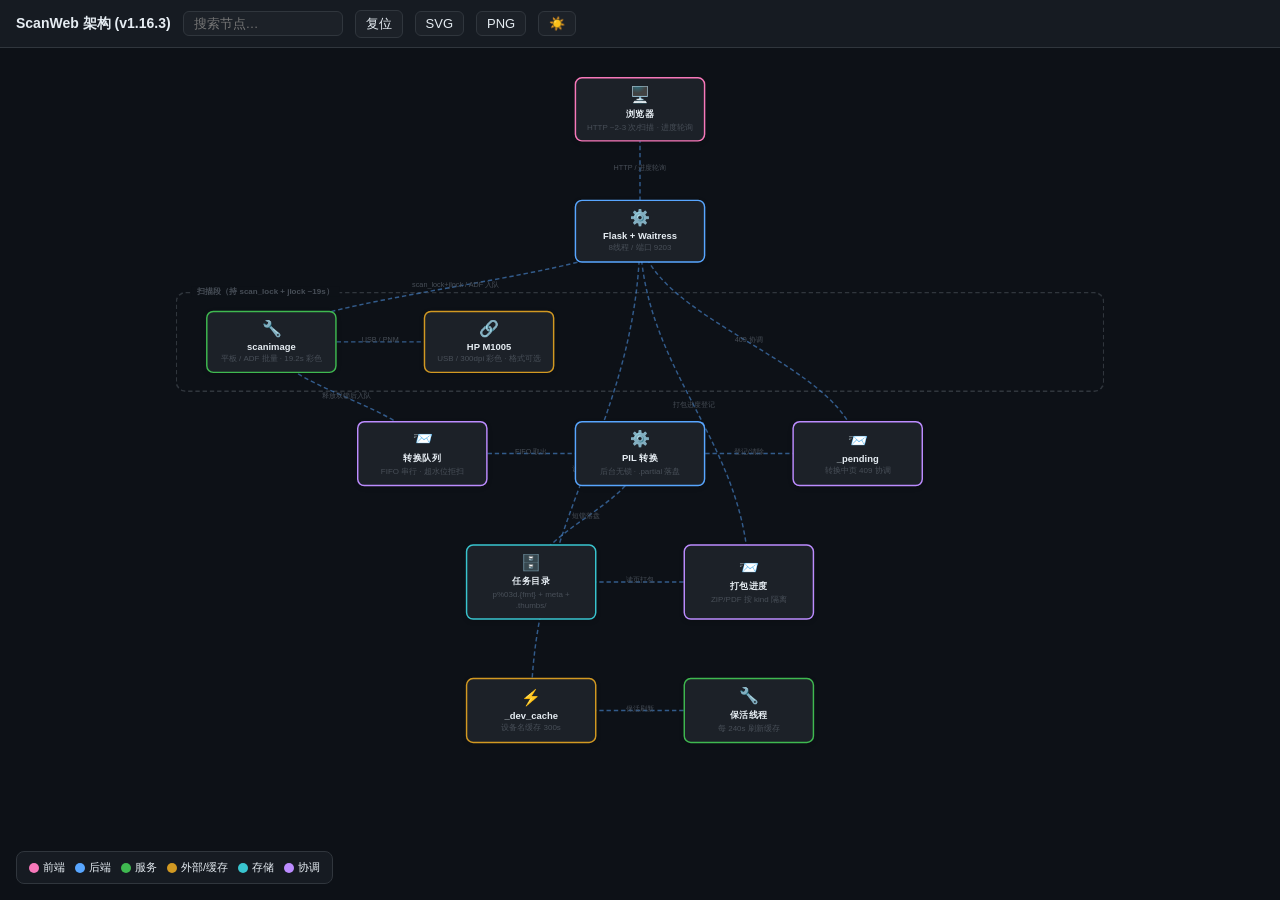
<file: static/architecture.html>
<!DOCTYPE html>
<html lang="zh-CN" data-theme="dark">
<head>
<meta charset="UTF-8">
<meta name="viewport" content="width=device-width, initial-scale=1.0">
<title>ScanWeb 系统架构</title>
<style>
:root[data-theme="dark"]{--bg:#0d1117;--fg:#e6edf3;--card:#161b22;--border:#30363d;--line:#58a6ff;--dim:#484f58;--glow:rgba(88,166,255,.6);--node-bg:#1c2128;--accent:#58a6ff;--green:#3fb950;--orange:#d29922;--purple:#bc8cff;--pink:#f778ba;--cyan:#39c5cf}
:root[data-theme="light"]{--bg:#f6f8fa;--fg:#1f2328;--card:#fff;--border:#d0d7de;--line:#0969da;--dim:#656d76;--glow:rgba(9,105,218,.4);--node-bg:#fff;--accent:#0969da;--green:#1a7f37;--orange:#9a6700;--purple:#8250df;--pink:#cf222e;--cyan:#1b7c83}
*{box-sizing:border-box;margin:0;padding:0}
body{background:var(--bg);color:var(--fg);font-family:-apple-system,"PingFang SC","Microsoft YaHei","Noto Sans CJK SC",sans-serif;overflow:hidden;height:100vh}
#toolbar{position:fixed;top:0;left:0;right:0;height:48px;display:flex;align-items:center;gap:12px;padding:0 16px;background:var(--card);border-bottom:1px solid var(--border);z-index:100}
#toolbar h2{font-size:14px;font-weight:600;white-space:nowrap}
#toolbar input,#toolbar button{background:var(--node-bg);border:1px solid var(--border);color:var(--fg);border-radius:6px;padding:4px 10px;font-size:13px;cursor:pointer}
#toolbar input{width:160px}
#toolbar button:hover{border-color:var(--accent)}
#canvas{position:absolute;top:48px;left:0;right:0;bottom:0;overflow:auto;cursor:grab}
#canvas:active{cursor:grabbing}
#canvas-inner{position:relative;width:100%;min-height:100%;transform-origin:0 0;transition:transform .15s ease}
.layer{display:flex;justify-content:center;gap:120px;padding:40px 0;position:relative}
.node{width:180px;min-height:72px;background:var(--node-bg);border:2px solid var(--border);border-radius:10px;padding:10px 14px;display:flex;flex-direction:column;justify-content:center;align-items:center;text-align:center;cursor:pointer;transition:all .2s;position:relative;z-index:10;box-shadow:0 2px 8px rgba(0,0,0,.15)}
.node:hover{border-color:var(--accent);box-shadow:0 0 16px var(--glow);transform:translateY(-2px)}
.node.dimmed{opacity:.25}
.node.matched{border-color:var(--green);box-shadow:0 0 16px rgba(63,185,80,.5)}
.node .icon{font-size:22px;margin-bottom:4px}
.node .label{font-size:13px;font-weight:600}
.node .detail{font-size:11px;color:var(--dim);margin-top:2px;line-height:1.4}
.node[data-kind="frontend"]{border-color:var(--pink)}
.node[data-kind="backend"]{border-color:var(--accent)}
.node[data-kind="service"]{border-color:var(--green)}
.node[data-kind="external"]{border-color:var(--orange)}
.node[data-kind="database"]{border-color:var(--cyan)}
.node[data-kind="cache"]{border-color:var(--orange)}
.node[data-kind="queue"]{border-color:var(--purple)}
.boundary{border:2px dashed var(--border);border-radius:14px;padding:24px 40px;margin:0 auto;position:relative;display:flex;gap:120px}
.boundary-label{position:absolute;top:-10px;left:20px;background:var(--bg);padding:0 8px;font-size:11px;color:var(--dim);font-weight:600;white-space:nowrap}
svg#conn{position:absolute;top:0;left:0;width:100%;height:100%;pointer-events:none;z-index:5}
.conn-path{fill:none;stroke:var(--line);stroke-width:2;opacity:.5;transition:opacity .2s,stroke .2s;stroke-dasharray:6 4;animation:flow 2s linear infinite}
.conn-path.highlight{opacity:1;stroke:var(--accent);stroke-width:2.5;animation:flow .6s linear infinite}
.conn-label{font-size:10px;fill:var(--dim);font-weight:500}
@keyframes flow{to{stroke-dashoffset:-20}}
#detail{position:fixed;bottom:16px;right:16px;width:280px;background:var(--card);border:1px solid var(--border);border-radius:10px;padding:14px;z-index:200;display:none;box-shadow:0 4px 16px rgba(0,0,0,.3)}
#detail.show{display:block}
#detail h3{font-size:14px;margin-bottom:8px}
#detail .row{font-size:12px;color:var(--dim);margin:4px 0}
#detail .row b{color:var(--fg)}
#detail .close{position:absolute;top:8px;right:12px;cursor:pointer;color:var(--dim);font-size:16px}
.legend{position:fixed;bottom:16px;left:16px;background:var(--card);border:1px solid var(--border);border-radius:8px;padding:8px 12px;font-size:11px;z-index:50;display:flex;gap:10px;flex-wrap:wrap;max-width:340px}
.legend span{display:flex;align-items:center;gap:4px}
.legend i{width:10px;height:10px;border-radius:50%;display:inline-block}
</style>
</head>
<body>
<div id="toolbar">
  <h2>ScanWeb 架构 (v1.16.3)</h2>
  <input id="search" placeholder="搜索节点…" type="text">
  <button onclick="resetView()">复位</button>
  <button onclick="exportSVG()" title="导出 SVG">SVG</button>
  <button onclick="exportPNG()" title="导出 PNG">PNG</button>
  <button onclick="toggleTheme()" id="themeBtn">☀️</button>
</div>
<div id="canvas"><div id="canvas-inner">
<div class="layer">
  <div class="node" data-kind="frontend" data-id="browser" data-label="浏览器" data-detail="HTML/CSS/JS 零依赖"><div class="icon">🖥️</div><div class="label">浏览器</div><div class="detail">HTTP ~2-3 次/扫描 · 进度轮询</div></div>
</div>
<div class="layer">
  <div class="node" data-kind="backend" data-id="flask" data-label="Flask + Waitress" data-detail="8线程 / 端口 9203"><div class="icon">⚙️</div><div class="label">Flask + Waitress</div><div class="detail">8线程 / 端口 9203</div></div>
</div>
<div class="boundary">
  <div class="boundary-label">扫描段（持 scan_lock + jlock ~19s）</div>
  <div class="node" data-kind="service" data-id="scanimage" data-label="scanimage" data-detail="SANE 驱动 / 平板+ADF"><div class="icon">🔧</div><div class="label">scanimage</div><div class="detail">平板 / ADF 批量 · 19.2s 彩色</div></div>
  <div class="node" data-kind="external" data-id="m1005" data-label="HP M1005" data-detail="USB 扫描仪"><div class="icon">🔗</div><div class="label">HP M1005</div><div class="detail">USB / 300dpi 彩色 · 格式可选</div></div>
</div>
<div class="layer">
  <div class="node" data-kind="queue" data-id="convert_queue" data-label="转换队列" data-detail="FIFO 水位 MAX=4"><div class="icon">📨</div><div class="label">转换队列</div><div class="detail">FIFO 串行 · 超水位拒扫</div></div>
  <div class="node" data-kind="backend" data-id="pil" data-label="PIL 转换" data-detail="PNM→png/jpg/webp"><div class="icon">⚙️</div><div class="label">PIL 转换</div><div class="detail">后台无锁 · .partial 落盘</div></div>
  <div class="node" data-kind="queue" data-id="pending" data-label="_pending" data-detail="转换中页 409 协调"><div class="icon">📨</div><div class="label">_pending</div><div class="detail">转换中页 409 协调</div></div>
</div>
<div class="layer">
  <div class="node" data-kind="database" data-id="storage" data-label="任务目录" data-detail="p001.{png|jpg|webp} + meta.json"><div class="icon">🗄️</div><div class="label">任务目录</div><div class="detail">p%03d.{fmt} + meta + .thumbs/</div></div>
  <div class="node" data-kind="queue" data-id="pack" data-label="_pack_progress" data-detail="{job:{zip,pdf}} 隔离"><div class="icon">📨</div><div class="label">打包进度</div><div class="detail">ZIP/PDF 按 kind 隔离</div></div>
</div>
<div class="layer">
  <div class="node" data-kind="cache" data-id="devcache" data-label="_dev_cache" data-detail="设备名缓存 300s"><div class="icon">⚡</div><div class="label">_dev_cache</div><div class="detail">设备名缓存 300s</div></div>
  <div class="node" data-kind="service" data-id="refresher" data-label="保活线程" data-detail="每 240s 刷新"><div class="icon">🔧</div><div class="label">保活线程</div><div class="detail">每 240s 刷新缓存</div></div>
</div>
<svg id="conn"></svg>
</div></div>
<div class="legend">
  <span><i style="background:var(--pink)"></i>前端</span>
  <span><i style="background:var(--accent)"></i>后端</span>
  <span><i style="background:var(--green)"></i>服务</span>
  <span><i style="background:var(--orange)"></i>外部/缓存</span>
  <span><i style="background:var(--cyan)"></i>存储</span>
  <span><i style="background:var(--purple)"></i>协调</span>
</div>
<div id="detail"><span class="close" onclick="document.getElementById('detail').classList.remove('show')">×</span><h3 id="d-title"></h3><div id="d-body"></div></div>
<script>
const EDGES=[
{from:"browser",to:"flask",label:"HTTP / 进度轮询"},
{from:"flask",to:"scanimage",label:"scan_lock+jlock / ADF 入队"},   // v1.16.1-tmp01（六轮 4.1）：两条同源同目标曲线完全重合、label 叠压——合并为一条
{from:"scanimage",to:"m1005",label:"USB / PNM"},
{from:"scanimage",to:"convert_queue",label:"释放双锁后入队"},
{from:"convert_queue",to:"pil",label:"FIFO 取出"},
{from:"pil",to:"pending",label:"登记/清除"},
{from:"flask",to:"pending",label:"409 协调"},
{from:"pil",to:"storage",label:"短锁落盘"},
{from:"flask",to:"pack",label:"打包进度登记"},
{from:"pack",to:"storage",label:"读页打包"},
{from:"flask",to:"devcache",label:"设备解析"},
{from:"refresher",to:"devcache",label:"保活刷新"}];
const NODEINFO={
browser:{kind:"frontend",detail:"HTML/CSS/JS 零依赖；扫描/打包期间轮询进度接口",conns:["flask"]},
flask:{kind:"backend",detail:"Flask + Waitress 8线程 / 端口 9203 · 参数 PUT /api/jobs/<job>/params",conns:["scanimage","pending","pack","devcache"]},
scanimage:{kind:"service",detail:"SANE 驱动 · 平板 / ADF 批量（扫描段结束即释放双锁）",conns:["m1005","convert_queue"]},
m1005:{kind:"external",detail:"HP M1005 USB 扫描仪 · 300dpi 彩色 19.2s · 输出格式可选",conns:[]},
convert_queue:{kind:"queue",detail:"常驻 worker FIFO 串行 · 有界水位 MAX_PENDING_PNM=4 · 超限拒扫防堆积",conns:["pil"]},
pil:{kind:"backend",detail:"PNM→png/jpg/webp 后台转换 · .partial 落盘 · O_NOFOLLOW 防 symlink",conns:["pending","storage"]},
pending:{kind:"queue",detail:"转换中页登记表 · reorder/PDF/ZIP/raw 落盘前 409 协调",conns:[]},
storage:{kind:"database",detail:"任务目录 p%03d.{format} + meta.json + .thumbs/",conns:[]},
pack:{kind:"queue",detail:"ZIP 打包 / PDF 合成实时进度 · 按 {job:{zip,pdf}} 隔离并发互不覆盖",conns:["storage"]},
devcache:{kind:"cache",detail:"设备名/能力缓存 300s · 解析失败自动重探",conns:[]},
refresher:{kind:"service",detail:"后台保活线程每 240s 刷新设备缓存",conns:["devcache"]}};
function nodeEl(id){return document.querySelector('.node[data-id="'+id+'"]')}
function nodeCenter(id){const n=nodeEl(id);if(!n)return null;const c=document.getElementById('canvas-inner');const r=n.getBoundingClientRect();const cr=c.getBoundingClientRect();return{x:r.left-cr.left+r.width/2,y:r.top-cr.top+r.height/2}}
function drawConn(){const svg=document.getElementById('conn');svg.innerHTML='';const cw=document.getElementById('canvas-inner').scrollWidth;const ch=document.getElementById('canvas-inner').scrollHeight;svg.setAttribute('width',Math.max(cw,window.innerWidth));svg.setAttribute('height',Math.max(ch,window.innerHeight));EDGES.forEach(e=>{const f=nodeCenter(e.from),t=nodeCenter(e.to);if(!f||!t)return;const path=document.createElementNS('http://www.w3.org/2000/svg','path');const dy=t.y-f.y;path.setAttribute('d','M'+f.x+','+f.y+' C'+f.x+','+(f.y+dy*.4)+' '+t.x+','+(t.y-dy*.4)+' '+t.x+','+t.y);path.setAttribute('class','conn-path');path.setAttribute('data-from',e.from);path.setAttribute('data-to',e.to);svg.appendChild(path);const tx=document.createElementNS('http://www.w3.org/2000/svg','text');tx.setAttribute('x',(f.x+t.x)/2);tx.setAttribute('y',(f.y+t.y)/2);tx.setAttribute('class','conn-label');tx.setAttribute('text-anchor','middle');tx.textContent=e.label;svg.appendChild(tx)})}
function highlight(id){document.querySelectorAll('.node').forEach(n=>{const nid=n.dataset.id;const rel=new Set([id]);EDGES.forEach(e=>{if(e.from===id)rel.add(e.to);if(e.to===id)rel.add(e.from)});n.classList.toggle('dimmed',!rel.has(nid)&&nid!==id)});document.querySelectorAll('.conn-path').forEach(p=>{p.classList.toggle('highlight',p.dataset.from===id||p.dataset.to===id)})}
function clearHL(){document.querySelectorAll('.node').forEach(n=>n.classList.remove('dimmed'));document.querySelectorAll('.conn-path').forEach(p=>p.classList.remove('highlight'))}
document.querySelectorAll('.node').forEach(n=>{n.addEventListener('click',()=>{const id=n.dataset.id;const info=NODEINFO[id];document.getElementById('d-title').textContent=n.dataset.label;document.getElementById('d-body').innerHTML='<div class="row"><b>类型:</b> '+info.kind+'</div><div class="row"><b>说明:</b> '+info.detail+'</div><div class="row"><b>连接:</b> '+(info.conns.length?info.conns.join(', '):'无')+'</div>';document.getElementById('detail').classList.add('show')});n.addEventListener('mouseenter',()=>highlight(n.dataset.id));n.addEventListener('mouseleave',()=>clearHL())});
document.getElementById('search').addEventListener('input',e=>{const q=e.target.value.toLowerCase().trim();if(!q){document.querySelectorAll('.node').forEach(n=>n.classList.remove('matched'));return}document.querySelectorAll('.node').forEach(n=>{const m=n.dataset.label.toLowerCase().includes(q)||n.dataset.id.toLowerCase().includes(q)||n.dataset.detail.toLowerCase().includes(q);n.classList.toggle('matched',m)})});
let scale=1,ox=0,oy=0,isDrag=false,dx=0,dy=0;
function applyTF(){document.getElementById('canvas-inner').style.transform='translate('+ox+'px,'+oy+'px) scale('+scale+')'}
document.getElementById('canvas').addEventListener('wheel',e=>{e.preventDefault();scale=Math.max(.4,Math.min(2.5,scale*(e.deltaY>0?.9:1.1)));applyTF()});
document.getElementById('canvas').addEventListener('mousedown',e=>{if(e.target.closest('.node'))return;isDrag=true;dx=e.clientX-ox;dy=e.clientY-oy});
document.getElementById('canvas').addEventListener('mousemove',e=>{if(!isDrag)return;ox=e.clientX-dx;oy=e.clientY-dy;applyTF()});
document.addEventListener('mouseup',()=>isDrag=false);
function fitView(){const inner=document.getElementById('canvas-inner');const cw=inner.scrollWidth,ch=inner.scrollHeight;const vw=window.innerWidth,vh=window.innerHeight-48;scale=Math.min(vw/cw*.85,vh/ch*.85,1);ox=(vw-cw*scale)/2;oy=0;applyTF()}
function resetView(){scale=1;ox=0;oy=0;applyTF();setTimeout(fitView,50)}
function toggleTheme(){const d=document.documentElement;d.dataset.theme=d.dataset.theme==='dark'?'light':'dark';document.getElementById('themeBtn').textContent=d.dataset.theme==='dark'?'☀️':'🌙'}
function svgString(){const cw=document.getElementById('canvas-inner').scrollWidth,ch=document.getElementById('canvas-inner').scrollHeight;const xesc=s=>String(s).replace(/[&<>]/g,c=>({"&":"&amp;","<":"&lt;",">":"&gt;"}[c]));let s='<svg xmlns="http://www.w3.org/2000/svg" width="'+cw+'" height="'+ch+'" font-family="PingFang SC, Microsoft YaHei, Noto Sans CJK SC, sans-serif"><rect width="'+cw+'" height="'+ch+'" fill="'+(document.documentElement.dataset.theme==='dark'?'#0d1117':'#f6f8fa')+'"/>';document.querySelectorAll('.node').forEach(n=>{const r=n.getBoundingClientRect(),c=document.getElementById('canvas-inner').getBoundingClientRect();const x=r.left-c.left,y=r.top-c.top;const cs=getComputedStyle(document.documentElement);s+='<rect x="'+x+'" y="'+y+'" width="'+r.width+'" height="'+r.height+'" rx="10" fill="'+cs.getPropertyValue('--card').trim()+'" stroke="'+(n.dataset.kind==='frontend'?cs.getPropertyValue('--pink').trim():n.dataset.kind==='backend'?cs.getPropertyValue('--accent').trim():n.dataset.kind==='service'?cs.getPropertyValue('--green').trim():n.dataset.kind==='external'?cs.getPropertyValue('--orange').trim():n.dataset.kind==='database'?cs.getPropertyValue('--cyan').trim():cs.getPropertyValue('--purple').trim())+'" stroke-width="2"/><text x="'+(x+r.width/2)+'" y="'+(y+r.height/2-4)+'" text-anchor="middle" font-size="13" font-weight="600" fill="'+cs.getPropertyValue('--fg').trim()+'">'+xesc(n.dataset.label)+'</text><text x="'+(x+r.width/2)+'" y="'+(y+r.height/2+14)+'" text-anchor="middle" font-size="11" fill="'+cs.getPropertyValue('--dim').trim()+'">'+xesc(n.dataset.detail)+'</text>'});document.querySelectorAll('#conn path').forEach(p=>{s+=p.outerHTML.replace('class="conn-path"','stroke="'+getComputedStyle(document.documentElement).getPropertyValue('--line').trim()+'" fill="none" stroke-width="2"')});document.querySelectorAll('#conn text').forEach(t=>{s+=t.outerHTML});s+='</svg>';return s}
function download(name,data,mime){const a=document.createElement('a');a.href=URL.createObjectURL(new Blob([data],{type:mime}));a.download=name;a.click();setTimeout(()=>URL.revokeObjectURL(a.href),1000)}
function exportSVG(){download('scanweb-architecture.svg',svgString(),'image/svg+xml')}
function exportPNG(){const img=new Image();img.onload=()=>{const cw=document.getElementById('canvas-inner').scrollWidth,ch=document.getElementById('canvas-inner').scrollHeight;const cv=document.createElement('canvas');cv.width=cw;cv.height=ch;cv.getContext('2d').drawImage(img,0,0);download('scanweb-architecture.png',cv.toDataURL('image/png'),'image/png')};img.src='data:image/svg+xml;charset=utf-8,'+encodeURIComponent(svgString())}
setTimeout(()=>{drawConn();fitView()},100);
window.addEventListener('resize',()=>{drawConn();fitView()});
</script>
</body>
</html>
</file>
